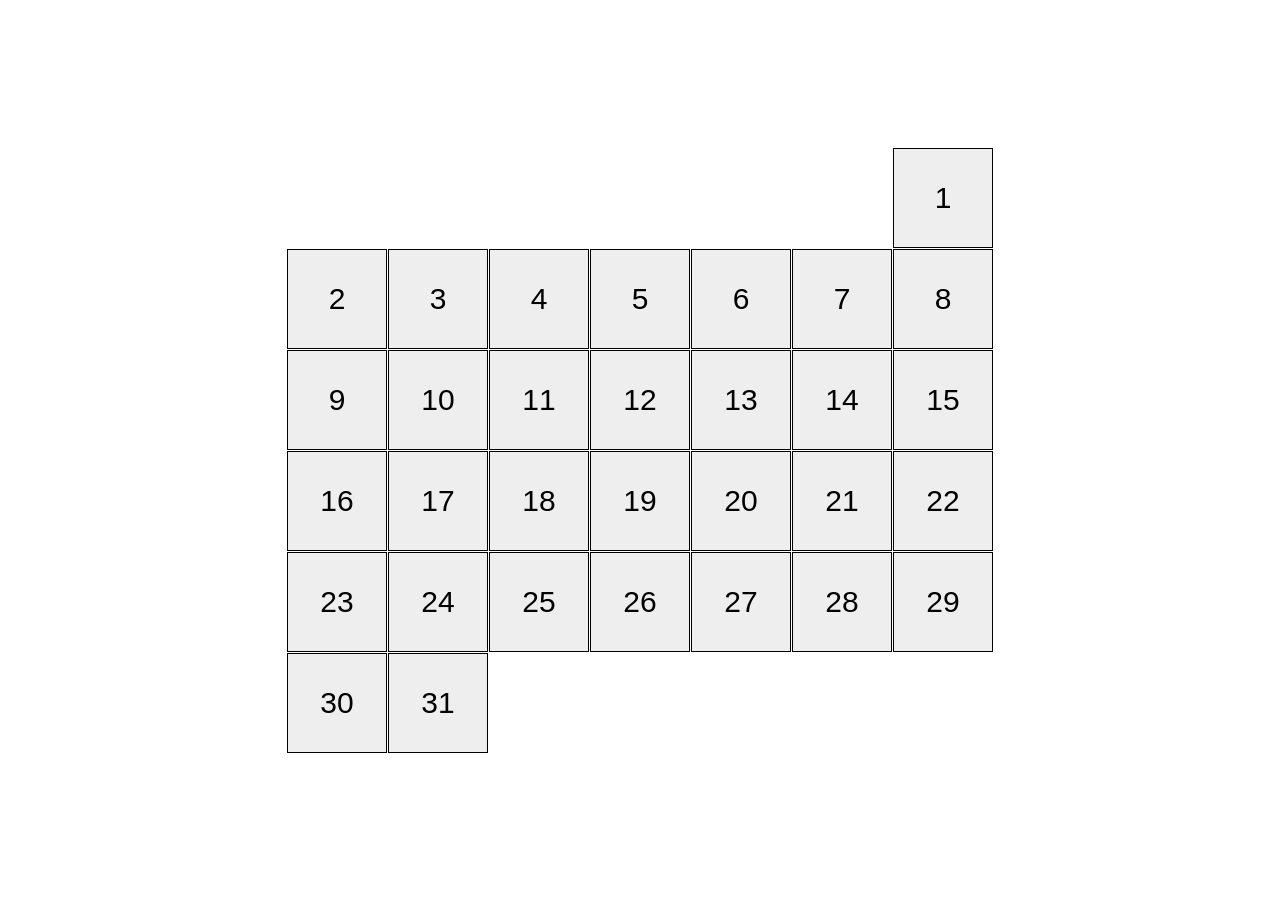
<file: index.html>
<!doctype html><html lang="en"><head><meta charset="utf-8"><meta name="viewport" content="width=device-width, initial-scale=1.0"><title>Calendar</title><link rel="stylesheet" href="index.67b7dd57.css"></head><body> <div class="calendar calendar--month-length-31 calendar--start-day-sun"> <div class="calendar__day"></div> <div class="calendar__day"></div> <div class="calendar__day"></div> <div class="calendar__day"></div> <div class="calendar__day"></div> <div class="calendar__day"></div> <div class="calendar__day"></div> <div class="calendar__day"></div> <div class="calendar__day"></div> <div class="calendar__day"></div> <div class="calendar__day"></div> <div class="calendar__day"></div> <div class="calendar__day"></div> <div class="calendar__day"></div> <div class="calendar__day"></div> <div class="calendar__day"></div> <div class="calendar__day"></div> <div class="calendar__day"></div> <div class="calendar__day"></div> <div class="calendar__day"></div> <div class="calendar__day"></div> <div class="calendar__day"></div> <div class="calendar__day"></div> <div class="calendar__day"></div> <div class="calendar__day"></div> <div class="calendar__day"></div> <div class="calendar__day"></div> <div class="calendar__day"></div> <div class="calendar__day"></div> <div class="calendar__day"></div> <div class="calendar__day"></div> <div class="calendar__day"></div> <div class="calendar__day"></div> </div> </body></html>
</file>
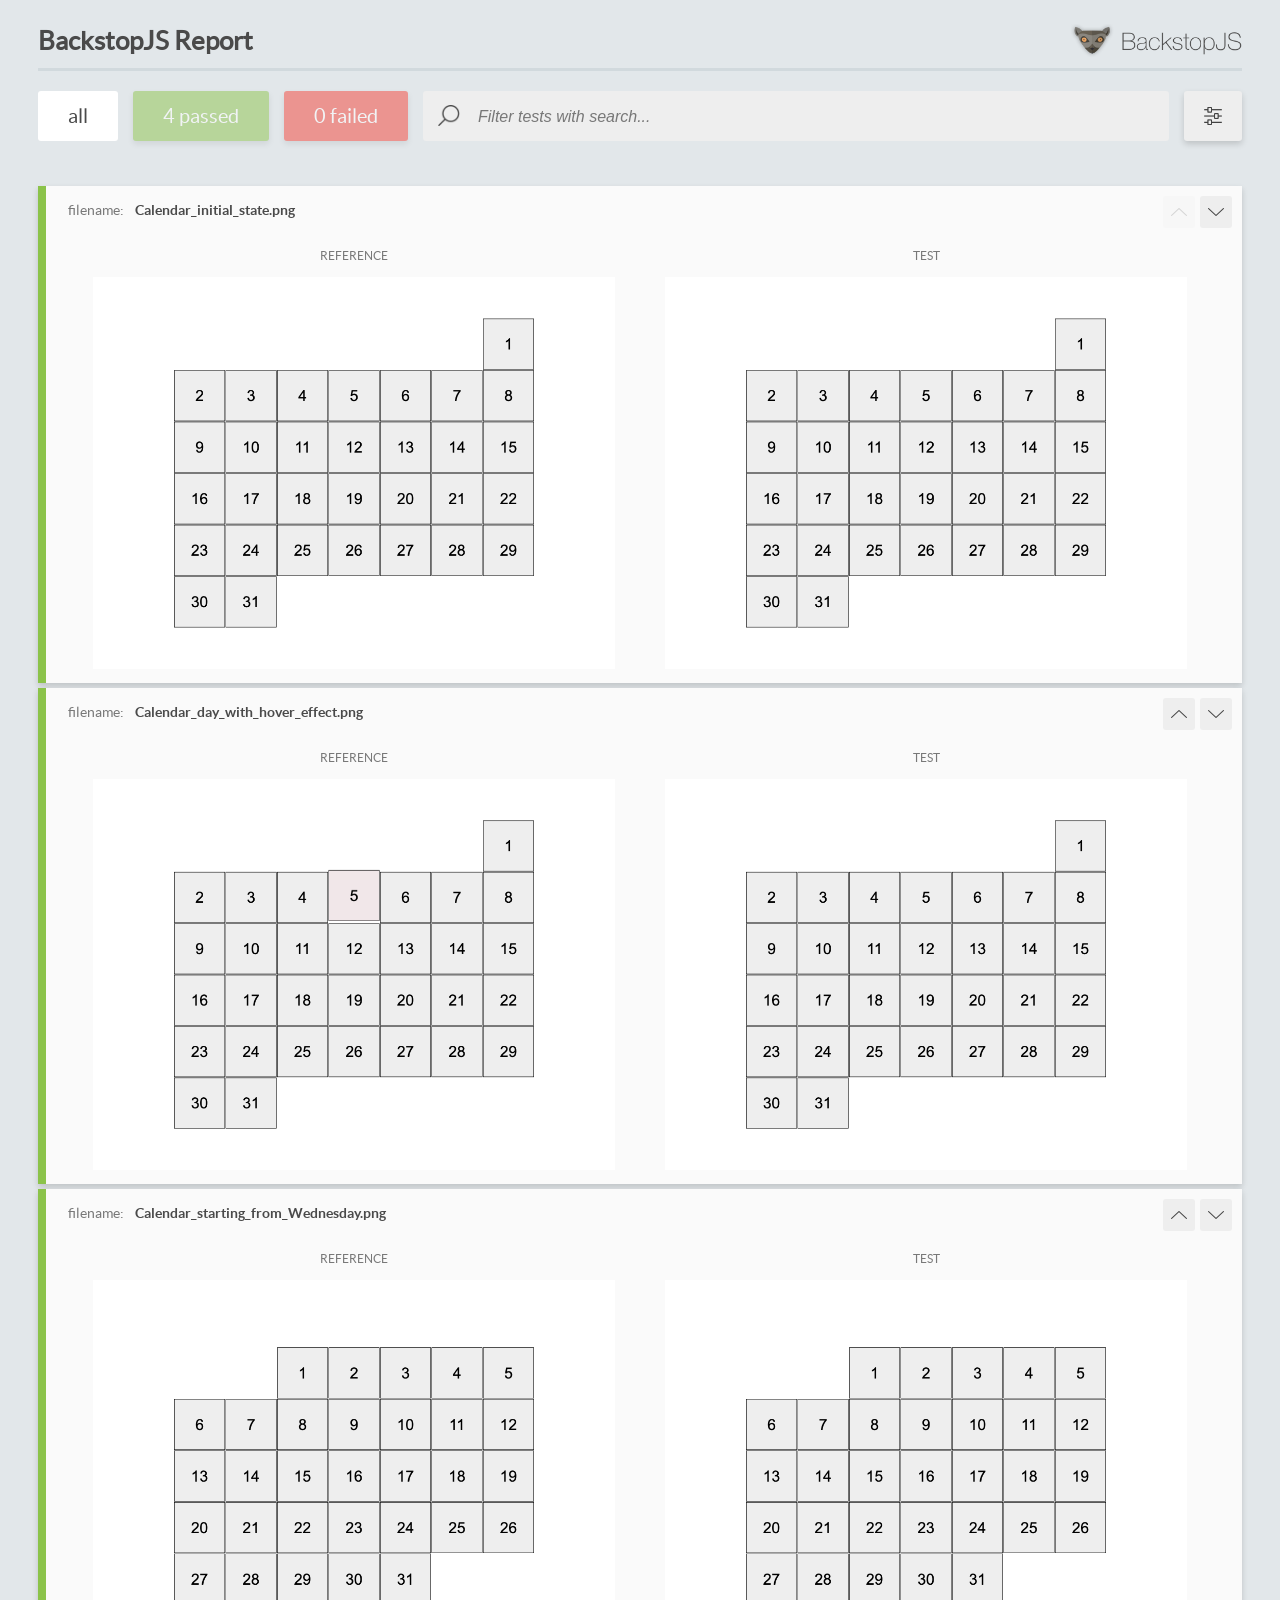
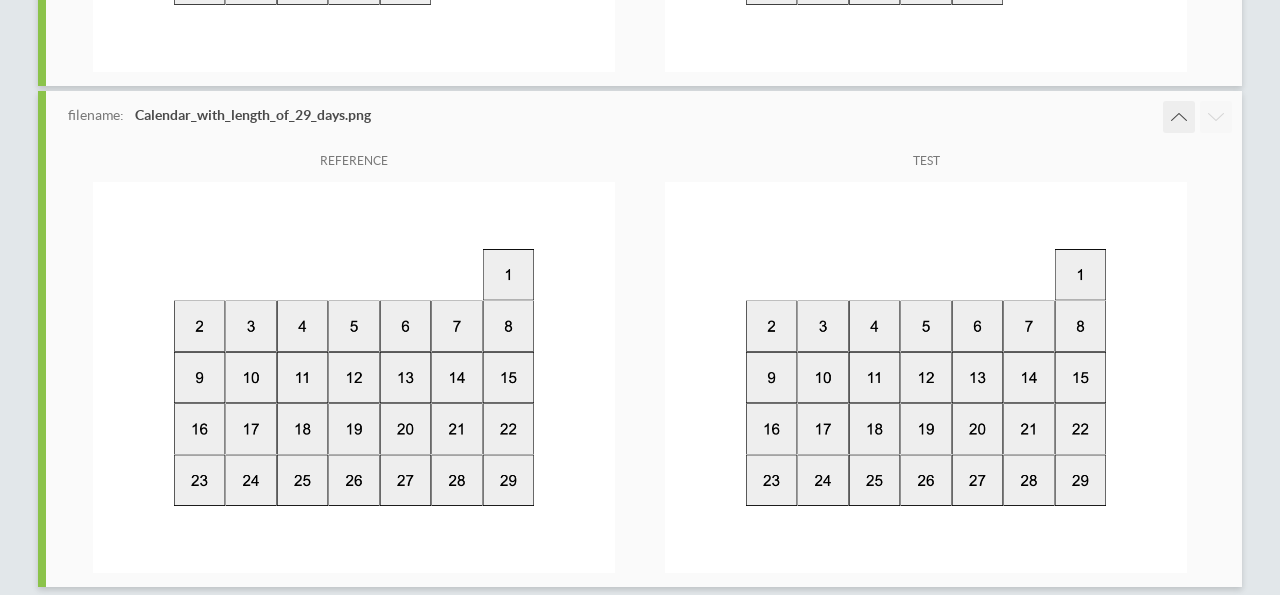
<file: report/html_report/index.html>
<!DOCTYPE html>
<html>
  <head>
    <meta charset="utf-8">
    <!-- Disable Cache -->
    <meta http-equiv="Cache-Control" content="no-cache, no-store, must-revalidate">
    <meta http-equiv="Pragma" content="no-cache">
    <meta http-equiv="Expires" content="0">

    <title>BackstopJS Report</title>

    <style>
      @font-face {
          font-family: 'latoregular';
          src: url('./assets/fonts/lato-regular-webfont.woff2') format('woff2'),
              url('./assets/fonts/lato-regular-webfont.woff') format('woff');
          font-weight: 400;
          font-style: normal;
      }
      @font-face {
          font-family: 'latobold';
          src: url('./assets/fonts/lato-bold-webfont.woff2') format('woff2'),
              url('./assets/fonts/lato-bold-webfont.woff') format('woff');
          font-weight: 700;
          font-style: normal;
      }

      .ReactModal__Body--open {
          overflow: hidden;
      }
      .ReactModal__Body--open .header {
        display: none;
      }

    </style>
  </head>
  <body style="background-color: #E2E7EA">
    <div id="root">

    </div>
    <script>
      function report (report) { // eslint-disable-line no-unused-vars
        window.tests = report;
      }
    </script>
    <script src="config.js"></script>
    <script src="index_bundle.js"></script>
  </body>
</html>
</file>
<file: index.67b7dd57.css>
.calendar{flex-wrap:wrap;gap:1px;width:706px;display:flex}.calendar--start-day-mon .calendar__day:first-child{margin-left:0}.calendar--start-day-tue .calendar__day:first-child{margin-left:101px}.calendar--start-day-wed .calendar__day:first-child{margin-left:202px}.calendar--start-day-thu .calendar__day:first-child{margin-left:303px}.calendar--start-day-fri .calendar__day:first-child{margin-left:404px}.calendar--start-day-sat .calendar__day:first-child{margin-left:505px}.calendar--start-day-sun .calendar__day:first-child{margin-left:606px}.calendar--month-length-28 .calendar__day:nth-child(n+29),.calendar--month-length-29 .calendar__day:nth-child(n+30),.calendar--month-length-30 .calendar__day:nth-child(n+31),.calendar--month-length-31 .calendar__day:nth-child(n+32){display:none}.calendar__day{box-sizing:border-box;background-color:#eee;border:1px solid #000;justify-content:center;align-items:center;width:100px;height:100px;font-size:30px;transition:all .5s;display:flex}.calendar__day:first-child:before{content:"1"}.calendar__day:nth-child(2):before{content:"2"}.calendar__day:nth-child(3):before{content:"3"}.calendar__day:nth-child(4):before{content:"4"}.calendar__day:nth-child(5):before{content:"5"}.calendar__day:nth-child(6):before{content:"6"}.calendar__day:nth-child(7):before{content:"7"}.calendar__day:nth-child(8):before{content:"8"}.calendar__day:nth-child(9):before{content:"9"}.calendar__day:nth-child(10):before{content:"10"}.calendar__day:nth-child(11):before{content:"11"}.calendar__day:nth-child(12):before{content:"12"}.calendar__day:nth-child(13):before{content:"13"}.calendar__day:nth-child(14):before{content:"14"}.calendar__day:nth-child(15):before{content:"15"}.calendar__day:nth-child(16):before{content:"16"}.calendar__day:nth-child(17):before{content:"17"}.calendar__day:nth-child(18):before{content:"18"}.calendar__day:nth-child(19):before{content:"19"}.calendar__day:nth-child(20):before{content:"20"}.calendar__day:nth-child(21):before{content:"21"}.calendar__day:nth-child(22):before{content:"22"}.calendar__day:nth-child(23):before{content:"23"}.calendar__day:nth-child(24):before{content:"24"}.calendar__day:nth-child(25):before{content:"25"}.calendar__day:nth-child(26):before{content:"26"}.calendar__day:nth-child(27):before{content:"27"}.calendar__day:nth-child(28):before{content:"28"}.calendar__day:nth-child(29):before{content:"29"}.calendar__day:nth-child(30):before{content:"30"}.calendar__day:nth-child(31):before{content:"31"}.calendar__day:hover{cursor:pointer;background-color:#ffbfcb;transform:translateY(-20px)}:root{font-family:Arial,sans-serif}body{justify-content:center;align-items:center;height:100vh;margin:0;display:flex}
/*# sourceMappingURL=index.67b7dd57.css.map */
</file>
